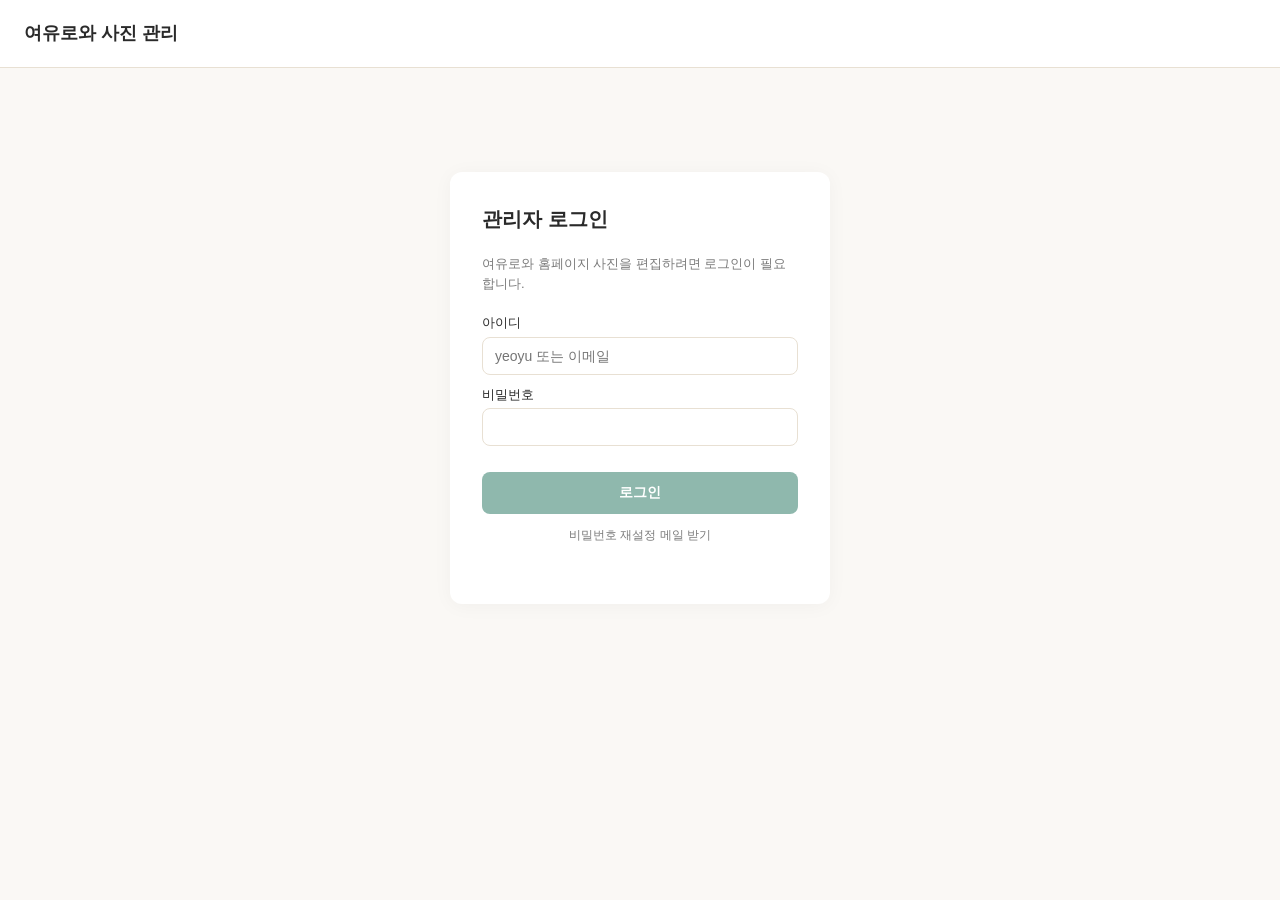
<file: admin.html>
<!DOCTYPE html>
<html lang="ko">
<head>
<meta charset="UTF-8">
<meta name="viewport" content="width=device-width, initial-scale=1.0">
<meta name="robots" content="noindex,nofollow">
<meta http-equiv="Cache-Control" content="no-store, no-cache, must-revalidate">
<meta http-equiv="Pragma" content="no-cache">
<title>여유로와 — 사진 관리</title>
<style>
  :root {
    --sage-600: #8FB8AD;
    --sage-700: #6e9a8f;
    --warm-50: #faf8f5;
    --warm-100: #f4efe7;
    --warm-200: #e8e0d3;
    --ink: #2a2a2a;
    --muted: #7a7a7a;
    --red: #c9483d;
  }
  * { box-sizing: border-box; }
  body {
    margin: 0;
    font-family: -apple-system, BlinkMacSystemFont, "Segoe UI", "Noto Sans KR", sans-serif;
    background: var(--warm-50);
    color: var(--ink);
    line-height: 1.5;
  }
  header {
    padding: 20px 24px;
    background: #fff;
    border-bottom: 1px solid var(--warm-200);
    display: flex; align-items: center; justify-content: space-between;
    flex-wrap: wrap; gap: 12px;
  }
  header h1 { font-size: 18px; margin: 0; font-weight: 600; }
  header .meta { font-size: 13px; color: var(--muted); }
  header button {
    background: transparent; border: 1px solid var(--warm-200);
    padding: 6px 14px; border-radius: 20px; cursor: pointer; font-size: 13px;
  }
  main { max-width: 1100px; margin: 0 auto; padding: 24px; }

  /* 로그인 */
  .login-wrap {
    max-width: 380px; margin: 80px auto; background: #fff;
    padding: 32px; border-radius: 12px; box-shadow: 0 2px 20px rgba(0,0,0,.04);
  }
  .login-wrap h2 { margin: 0 0 20px; font-size: 20px; }
  .login-wrap p { font-size: 13px; color: var(--muted); margin: 0 0 20px; }
  .login-wrap label { display: block; margin-bottom: 10px; font-size: 13px; }
  .login-wrap input {
    width: 100%; padding: 10px 12px; border: 1px solid var(--warm-200);
    border-radius: 8px; font-size: 14px; margin-top: 4px;
  }
  .login-wrap input:focus { outline: none; border-color: var(--sage-600); }
  .login-wrap .btn {
    width: 100%; margin-top: 16px; background: var(--sage-600); color: #fff;
    border: none; padding: 12px; border-radius: 8px; font-size: 14px;
    font-weight: 600; cursor: pointer;
  }
  .login-wrap .btn:hover { background: var(--sage-700); }
  .login-wrap .reset {
    display: block; text-align: center; margin-top: 12px;
    font-size: 12px; color: var(--muted); text-decoration: none;
  }
  .login-wrap .err {
    color: var(--red); font-size: 13px; margin-top: 10px; min-height: 18px;
  }

  /* 슬롯 카드 */
  .slot-section {
    background: #fff; border-radius: 12px; padding: 20px;
    margin-bottom: 20px; box-shadow: 0 1px 4px rgba(0,0,0,.03);
  }
  .slot-section.uncategorized {
    background: #fffbe6; border: 1px dashed #e0c674;
  }
  .slot-section h3 { margin: 0 0 4px; font-size: 16px; display: flex; justify-content: space-between; align-items: center; }
  .slot-section h3 .count { font-size: 12px; color: var(--muted); font-weight: 400; }
  .slot-section .hint { font-size: 12px; color: var(--muted); margin: 0 0 16px; }
  .drop-zone {
    border: 2px dashed var(--warm-200); border-radius: 10px;
    padding: 28px; text-align: center; background: var(--warm-50);
    cursor: pointer; transition: all .15s;
  }
  .drop-zone:hover, .drop-zone.hover {
    border-color: var(--sage-600); background: #fff;
  }
  .drop-zone p { margin: 0; font-size: 14px; color: var(--muted); }
  .drop-zone input[type=file] { display: none; }

  /* 썸네일 */
  .thumbs {
    display: grid; grid-template-columns: repeat(auto-fill, minmax(160px, 1fr));
    gap: 12px; margin-top: 16px;
  }
  .thumbs.single { grid-template-columns: minmax(160px, 280px); }
  .thumb {
    position: relative; background: #fff; border-radius: 8px;
    overflow: hidden; border: 1px solid var(--warm-200);
  }
  .thumb img {
    width: 100%; aspect-ratio: 4/3; object-fit: cover; display: block;
  }
  .thumb .info { padding: 8px 10px; font-size: 12px; }
  .thumb .alt-input {
    width: 100%; border: none; border-bottom: 1px solid transparent;
    font-size: 12px; padding: 2px 0; background: transparent;
  }
  .thumb .alt-input:focus { outline: none; border-bottom-color: var(--sage-600); }
  .thumb .actions {
    display: flex; gap: 4px; padding: 0 10px 8px; flex-wrap: wrap;
  }
  .thumb .actions button, .thumb .actions select {
    font-size: 11px; padding: 4px 6px; background: var(--warm-100);
    border: none; border-radius: 4px; cursor: pointer; color: var(--ink);
    min-width: 0;
  }
  .thumb .actions button { flex: 1; }
  .thumb .actions select { flex: 2; }
  .thumb .actions button.del { background: #fdecea; color: var(--red); }
  .thumb .actions button:hover, .thumb .actions select:hover { filter: brightness(0.95); }
  .thumb .badge {
    position: absolute; top: 6px; left: 6px;
    background: rgba(0,0,0,.6); color: #fff; font-size: 10px;
    padding: 2px 6px; border-radius: 10px;
  }

  /* 토스트 */
  .toast {
    position: fixed; bottom: 24px; right: 24px;
    background: var(--ink); color: #fff; padding: 10px 16px;
    border-radius: 8px; font-size: 13px; opacity: 0; transform: translateY(10px);
    transition: all .2s; pointer-events: none; max-width: 360px;
    z-index: 100;
  }
  .toast.show { opacity: 1; transform: translateY(0); }
  .toast.err { background: var(--red); }

  .loading {
    text-align: center; padding: 40px; color: var(--muted); font-size: 13px;
  }
  .hidden { display: none !important; }

  @media (max-width: 600px) {
    main { padding: 16px; }
    .slot-section { padding: 16px; }
  }
</style>
</head>
<body>

<header>
  <div>
    <h1>여유로와 사진 관리</h1>
    <div class="meta" id="user-meta"></div>
  </div>
  <button id="logout-btn" class="hidden">로그아웃</button>
</header>

<main>

<!-- 로그인 -->
<section id="login-view" class="login-wrap">
  <h2>관리자 로그인</h2>
  <p>여유로와 홈페이지 사진을 편집하려면 로그인이 필요합니다.</p>
  <form id="login-form">
    <label>아이디
      <input type="text" id="login-email" autocomplete="username" placeholder="yeoyu 또는 이메일" required>
    </label>
    <label>비밀번호
      <input type="password" id="login-password" autocomplete="current-password" required>
    </label>
    <button type="submit" class="btn">로그인</button>
    <a href="#" id="reset-link" class="reset">비밀번호 재설정 메일 받기</a>
    <div class="err" id="login-err"></div>
  </form>
</section>

<!-- 관리자 -->
<section id="admin-view" class="hidden">
  <div id="sections"></div>
</section>

</main>

<div class="toast" id="toast"></div>

<script type="module">
import { createClient } from 'https://esm.sh/@supabase/supabase-js@2';

const SUPABASE_URL = 'https://tnivhcpjrhkmekcfqgdn.supabase.co';
const SUPABASE_ANON = 'sb_publishable_SKtfO63ApOP3DyJKu_2ypw_JK4dsdUG';
const BUCKET = 'yeoyu-gallery';

// 카테고리 정의 (순서 = UI 노출 순서)
const SLOTS = [
  { key: 'hero',          label: '메인(히어로)',    hint: '홈 첫 화면 슬라이드쇼 사진. 여러 장 업로드 시 5초 간격으로 자동 전환됩니다.',  single: false },
  { key: 'exterior',      label: '전경',           hint: '외관, 마당, 바베큐 공간 등',            single: false },
  { key: 'kitchen',       label: '주방',           hint: '주방 공간',                         single: false },
  { key: 'living',        label: '거실',           hint: '거실 (about 섹션 메인 사진으로도 사용)', single: false },
  { key: 'bedroom',       label: '침실',           hint: '1층 침실',                          single: false },
  { key: 'bathroom',      label: '욕실',           hint: '욕실',                             single: false },
  { key: 'jacuzzi',       label: '자쿠지',         hint: '자쿠지/스파',                       single: false },
  { key: 'bbq',          label: '마당 바베큐',     hint: '야외 마당, 바베큐, 정자 등',           single: false },
  { key: 'loft',          label: '다락방',         hint: '복층 다락방 (about 섹션 오버레이로도 사용)', single: false },
  { key: 'interior',     label: '인테리어',       hint: '인테리어 섹션에 전체 너비로 나열되는 사진 (최대 4장)',  single: false },
  { key: 'uncategorized', label: '미분류',         hint: '홈 화면에는 표시되지 않습니다. 아래 드롭다운으로 올바른 카테고리로 이동하세요.', single: false },
];
const SLOT_LABEL = Object.fromEntries(SLOTS.map(s => [s.key, s.label]));

// Navigator Lock 비활성화 — 일부 Chrome 환경에서 hang되는 이슈 회피
const supa = createClient(SUPABASE_URL, SUPABASE_ANON, {
  auth: {
    persistSession: true,
    autoRefreshToken: true,
    storage: window.localStorage,
    lock: async (name, acquireTimeout, fn) => await fn(),
  }
});

const $ = (sel) => document.querySelector(sel);
const loginView = $('#login-view');
const adminView = $('#admin-view');
const logoutBtn = $('#logout-btn');
const userMeta = $('#user-meta');
const toast = $('#toast');

function showToast(msg, err=false) {
  toast.textContent = msg;
  toast.classList.toggle('err', err);
  toast.classList.add('show');
  setTimeout(() => toast.classList.remove('show'), 2600);
}

function publicUrl(path) {
  return `${SUPABASE_URL}/storage/v1/object/public/${BUCKET}/${path}?v=${Date.now()}`;
}

// --- 섹션 DOM 생성 ---
function buildSections() {
  const host = $('#sections');
  host.innerHTML = '';
  SLOTS.forEach((s, i) => {
    const sec = document.createElement('div');
    sec.className = 'slot-section' + (s.key === 'uncategorized' ? ' uncategorized' : '');
    sec.dataset.slot = s.key;
    sec.innerHTML = `
      <h3>
        <span>${i+1}. ${s.label} ${s.single ? '<span style="font-size:11px;color:var(--muted);">· 1장</span>' : '<span style="font-size:11px;color:var(--muted);">· 여러 장 가능</span>'}</span>
        <span class="count" data-count="${s.key}"></span>
      </h3>
      <p class="hint">${s.hint}</p>
      <div class="drop-zone" data-slot="${s.key}">
        <p>사진을 끌어다 놓거나 클릭해서 선택${s.single ? '' : ' (여러 장 가능)'}</p>
        <input type="file" accept="image/*" ${s.single ? '' : 'multiple'} data-slot="${s.key}">
      </div>
      <div class="thumbs ${s.single ? 'single' : ''}" data-thumbs="${s.key}"></div>
    `;
    host.appendChild(sec);
  });
  host.querySelectorAll('.drop-zone').forEach(setupDropZone);
}

async function refreshSession() {
  const { data: { session } } = await supa.auth.getSession();
  if (session?.user) {
    loginView.classList.add('hidden');
    adminView.classList.remove('hidden');
    logoutBtn.classList.remove('hidden');
    userMeta.textContent = session.user.email;
    buildSections();
    await loadAll();
  } else {
    loginView.classList.remove('hidden');
    adminView.classList.add('hidden');
    logoutBtn.classList.add('hidden');
    userMeta.textContent = '';
  }
}

// --- 로그인 ---
$('#login-form').addEventListener('submit', async (e) => {
  e.preventDefault();
  let email = $('#login-email').value.trim();
  if (email && !email.includes('@')) email = `${email}@poomasi.org`;
  const password = $('#login-password').value;
  const btn = e.target.querySelector('button[type=submit]');
  const errEl = $('#login-err');
  errEl.textContent = '';
  btn.disabled = true;
  btn.textContent = '로그인 중…';
  try {
    // fetch로 직접 토큰 획득 (Supabase 내부 lock 우회)
    const res = await fetch(`${SUPABASE_URL}/auth/v1/token?grant_type=password`, {
      method: 'POST',
      headers: { 'Content-Type': 'application/json', 'apikey': SUPABASE_ANON },
      body: JSON.stringify({ email, password })
    });
    const body = await res.json();
    if (!res.ok) {
      errEl.textContent = body.msg || body.error_description || body.error || '로그인 실패';
    } else {
      // Supabase client에 세션 주입 (lock은 이미 no-op)
      const { error: setErr } = await supa.auth.setSession({
        access_token: body.access_token,
        refresh_token: body.refresh_token,
      });
      if (setErr) {
        errEl.textContent = `세션 설정 실패: ${setErr.message}`;
      } else {
        showToast('로그인 성공');
        await refreshSession();
        return;
      }
    }
  } catch (ex) {
    errEl.textContent = `오류: ${ex.message || ex}`;
  } finally {
    btn.disabled = false; btn.textContent = '로그인';
  }
});

$('#reset-link').addEventListener('click', async (e) => {
  e.preventDefault();
  let email = $('#login-email').value.trim();
  if (email && !email.includes('@')) email = `${email}@poomasi.org`;
  if (!email) { $('#login-err').textContent = '아이디/이메일을 먼저 입력하세요.'; return; }
  const { error } = await supa.auth.resetPasswordForEmail(email, { redirectTo: window.location.origin + '/admin' });
  if (error) $('#login-err').textContent = error.message;
  else showToast('재설정 메일을 보냈습니다.');
});

logoutBtn.addEventListener('click', async () => {
  await supa.auth.signOut();
  await refreshSession();
});

// --- 렌더링 ---
async function loadAll() {
  for (const s of SLOTS) await renderSlot(s.key);
}

async function renderSlot(slot) {
  const container = document.querySelector(`[data-thumbs="${slot}"]`);
  const countEl = document.querySelector(`[data-count="${slot}"]`);
  if (!container) return;
  container.innerHTML = '<div class="loading">불러오는 중…</div>';
  const { data, error } = await supa
    .from('yeoyu_gallery_images')
    .select('*')
    .eq('slot', slot)
    .order('order_index', { ascending: true })
    .order('created_at', { ascending: true });
  if (error) { container.innerHTML = `<div class="loading">오류: ${error.message}</div>`; return; }
  if (countEl) countEl.textContent = data.length ? `${data.length}장` : '';
  if (!data.length) { container.innerHTML = '<div class="loading">아직 업로드된 사진이 없습니다.</div>'; return; }
  container.innerHTML = '';
  data.forEach((row, idx) => container.appendChild(thumbEl(row, idx, data.length, slot)));
}

function thumbEl(row, idx, total, slot) {
  const el = document.createElement('div');
  el.className = 'thumb';
  const url = publicUrl(row.storage_path);
  const slotDef = SLOTS.find(s => s.key === slot);
  const isSingle = slotDef?.single;

  const moveOptions = SLOTS
    .filter(s => s.key !== slot)
    .map(s => `<option value="${s.key}">→ ${s.label}(으)로 이동</option>`).join('');

  el.innerHTML = `
    <span class="badge">${isSingle ? '현재' : idx+1}</span>
    <img src="${url}" alt="${(row.alt||'').replace(/"/g,'&quot;')}">
    <div class="info">
      <input class="alt-input" value="${(row.alt||'').replace(/"/g,'&quot;')}" placeholder="사진 설명(대체텍스트)">
    </div>
    <div class="actions">
      ${!isSingle && total > 1 ? `
        <button data-act="up" ${idx===0?'disabled':''}>↑</button>
        <button data-act="down" ${idx===total-1?'disabled':''}>↓</button>
      ` : ''}
      <select data-act="move"><option value="">카테고리…</option>${moveOptions}</select>
      <button data-act="del" class="del">삭제</button>
    </div>
  `;

  const altInput = el.querySelector('.alt-input');
  altInput.addEventListener('change', async () => {
    await supa.from('yeoyu_gallery_images').update({ alt: altInput.value, updated_at: new Date().toISOString() }).eq('id', row.id);
    showToast('설명을 저장했습니다.');
  });

  el.querySelectorAll('[data-act]').forEach(ctrl => {
    const act = ctrl.dataset.act;
    if (act === 'move') {
      ctrl.addEventListener('change', async () => {
        const target = ctrl.value;
        if (!target) return;
        const newOrder = await nextOrderIndex(target);
        await supa.from('yeoyu_gallery_images').update({ slot: target, order_index: newOrder }).eq('id', row.id);
        showToast(`${SLOT_LABEL[target]}(으)로 이동했습니다.`);
        await renderSlot(slot);
        await renderSlot(target);
      });
    } else {
      ctrl.addEventListener('click', async () => {
        if (act === 'del') {
          if (!confirm('이 사진을 삭제할까요?')) return;
          await supa.storage.from(BUCKET).remove([row.storage_path]);
          await supa.from('yeoyu_gallery_images').delete().eq('id', row.id);
          showToast('삭제 완료'); await renderSlot(slot);
        } else if (act === 'up' || act === 'down') {
          await moveOrder(row, slot, act);
          await renderSlot(slot);
        }
      });
    }
  });
  return el;
}

async function moveOrder(row, slot, dir) {
  const { data } = await supa.from('yeoyu_gallery_images')
    .select('id, order_index').eq('slot', slot)
    .order('order_index', { ascending: true });
  const idx = data.findIndex(r => r.id === row.id);
  const target = dir === 'up' ? idx - 1 : idx + 1;
  if (target < 0 || target >= data.length) return;
  const a = data[idx], b = data[target];
  await supa.from('yeoyu_gallery_images').update({ order_index: b.order_index }).eq('id', a.id);
  await supa.from('yeoyu_gallery_images').update({ order_index: a.order_index }).eq('id', b.id);
}

async function nextOrderIndex(slot) {
  const { data } = await supa.from('yeoyu_gallery_images')
    .select('order_index').eq('slot', slot)
    .order('order_index', { ascending: false }).limit(1);
  return (data?.[0]?.order_index ?? 0) + 1;
}

// --- 업로드 ---
function setupDropZone(zone) {
  const slot = zone.dataset.slot;
  const input = zone.querySelector('input[type=file]');
  zone.addEventListener('click', (e) => { if (e.target.tagName !== 'INPUT') input.click(); });
  ['dragenter','dragover'].forEach(evt =>
    zone.addEventListener(evt, (e) => { e.preventDefault(); zone.classList.add('hover'); }));
  ['dragleave','drop'].forEach(evt =>
    zone.addEventListener(evt, (e) => { e.preventDefault(); zone.classList.remove('hover'); }));
  zone.addEventListener('drop', (e) => {
    const files = [...(e.dataTransfer?.files || [])];
    if (files.length) handleFiles(slot, files);
  });
  input.addEventListener('change', () => {
    const files = [...input.files];
    if (files.length) handleFiles(slot, files);
    input.value = '';
  });
}

async function handleFiles(slot, files) {
  const imgs = files.filter(f => f.type.startsWith('image/'));
  if (!imgs.length) { showToast('이미지 파일만 올릴 수 있습니다.', true); return; }
  showToast(`${imgs.length}장 업로드 중…`);

  const slotDef = SLOTS.find(s => s.key === slot);
  if (slotDef?.single) {
    const { data: existing } = await supa.from('yeoyu_gallery_images')
      .select('id, storage_path').eq('slot', slot);
    if (existing?.length) {
      await supa.storage.from(BUCKET).remove(existing.map(r => r.storage_path));
      await supa.from('yeoyu_gallery_images').delete().eq('slot', slot);
    }
  }

  let nextOrder = slotDef?.single ? 0 : await nextOrderIndex(slot);

  for (const file of imgs) {
    const ext = (file.name.split('.').pop() || 'jpg').toLowerCase();
    const ts = Date.now() + Math.floor(Math.random()*1000);
    const path = `${slot}/${ts}.${ext}`;
    const { error: upErr } = await supa.storage.from(BUCKET).upload(path, file, {
      cacheControl: '3600', upsert: false, contentType: file.type
    });
    if (upErr) { showToast(`업로드 실패: ${upErr.message}`, true); continue; }
    const { error: dbErr } = await supa.from('yeoyu_gallery_images').insert({
      slot, storage_path: path, alt: '', order_index: slotDef?.single ? 0 : nextOrder++
    });
    if (dbErr) { showToast(`DB 저장 실패: ${dbErr.message}`, true); continue; }
  }
  showToast('업로드 완료');
  await renderSlot(slot);
}

// 시작 (onAuthStateChange 리스너는 쓰지 않음 — setSession과 재귀 걸려 hang 발생)
refreshSession();
</script>

</body>
</html>
</file>
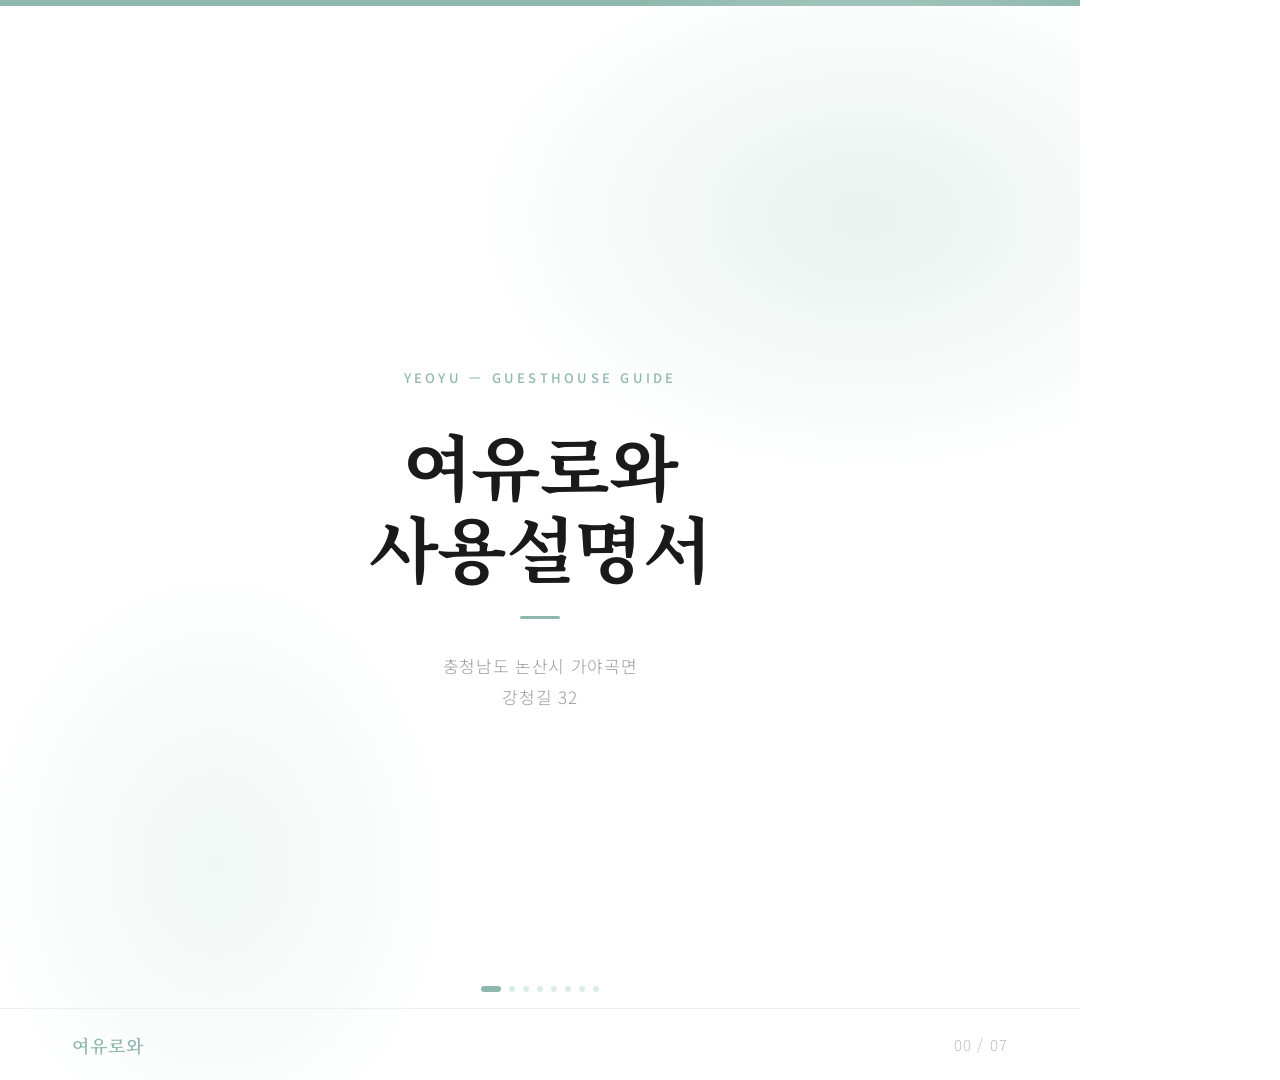
<file: cards/card_00.html>
<!DOCTYPE html>
<html lang="ko">
<head>
  <meta charset="UTF-8">
  <meta name="viewport" content="width=1080">
  <title>여유로와 — 표지</title>
  <link rel="stylesheet" href="style.css">
  <style>
    .cover-bg {
      position: absolute;
      inset: 0;
      background:
        radial-gradient(ellipse 60% 40% at 80% 20%, #E8F2EF 0%, transparent 60%),
        radial-gradient(ellipse 40% 50% at 20% 80%, #F0F7F5 0%, transparent 55%);
    }
    .cover-content {
      position: relative;
      z-index: 1;
      flex: 1;
      display: flex;
      flex-direction: column;
      align-items: center;
      justify-content: center;
      text-align: center;
      gap: 0;
    }
    .cover-eyebrow {
      font-size: 13px;
      color: #8FB8AD;
      letter-spacing: 0.25em;
      font-weight: 500;
      margin-bottom: 36px;
    }
    .cover-main-title {
      font-family: 'Noto Serif KR', serif;
      font-size: 72px;
      color: #1A1A1A;
      font-weight: 700;
      letter-spacing: -0.02em;
      line-height: 1.15;
      margin-bottom: 28px;
    }
    .cover-accent {
      width: 40px;
      height: 3px;
      background: #8FB8AD;
      margin: 0 auto 32px;
      border-radius: 2px;
    }
    .cover-addr {
      font-size: 17px;
      color: #999;
      font-weight: 300;
      letter-spacing: 0.04em;
      line-height: 1.8;
    }
    .cover-deco {
      position: absolute;
      bottom: 88px;
      left: 0;
      right: 0;
      display: flex;
      justify-content: center;
    }
    .deco-dots {
      display: flex;
      gap: 8px;
      align-items: center;
    }
    .deco-dot {
      width: 6px;
      height: 6px;
      border-radius: 50%;
      background: #D8EDE8;
    }
    .deco-dot.active {
      background: #8FB8AD;
      width: 20px;
      border-radius: 3px;
    }
  </style>
</head>
<body>
  <div class="card">
    <div class="cover-bg"></div>

    <div class="cover-content">
      <div class="cover-eyebrow">YEOYU — GUESTHOUSE GUIDE</div>
      <div class="cover-main-title">여유로와<br>사용설명서</div>
      <div class="cover-accent"></div>
      <div class="cover-addr">
        충청남도 논산시 가야곡면<br>강청길 32
      </div>
    </div>

    <div class="cover-deco">
      <div class="deco-dots">
        <div class="deco-dot active"></div>
        <div class="deco-dot"></div>
        <div class="deco-dot"></div>
        <div class="deco-dot"></div>
        <div class="deco-dot"></div>
        <div class="deco-dot"></div>
        <div class="deco-dot"></div>
        <div class="deco-dot"></div>
      </div>
    </div>

    <div class="card-footer">
      <span class="footer-brand">여유로와</span>
      <span class="footer-page">00 / 07</span>
    </div>
  </div>
</body>
</html>
</file>
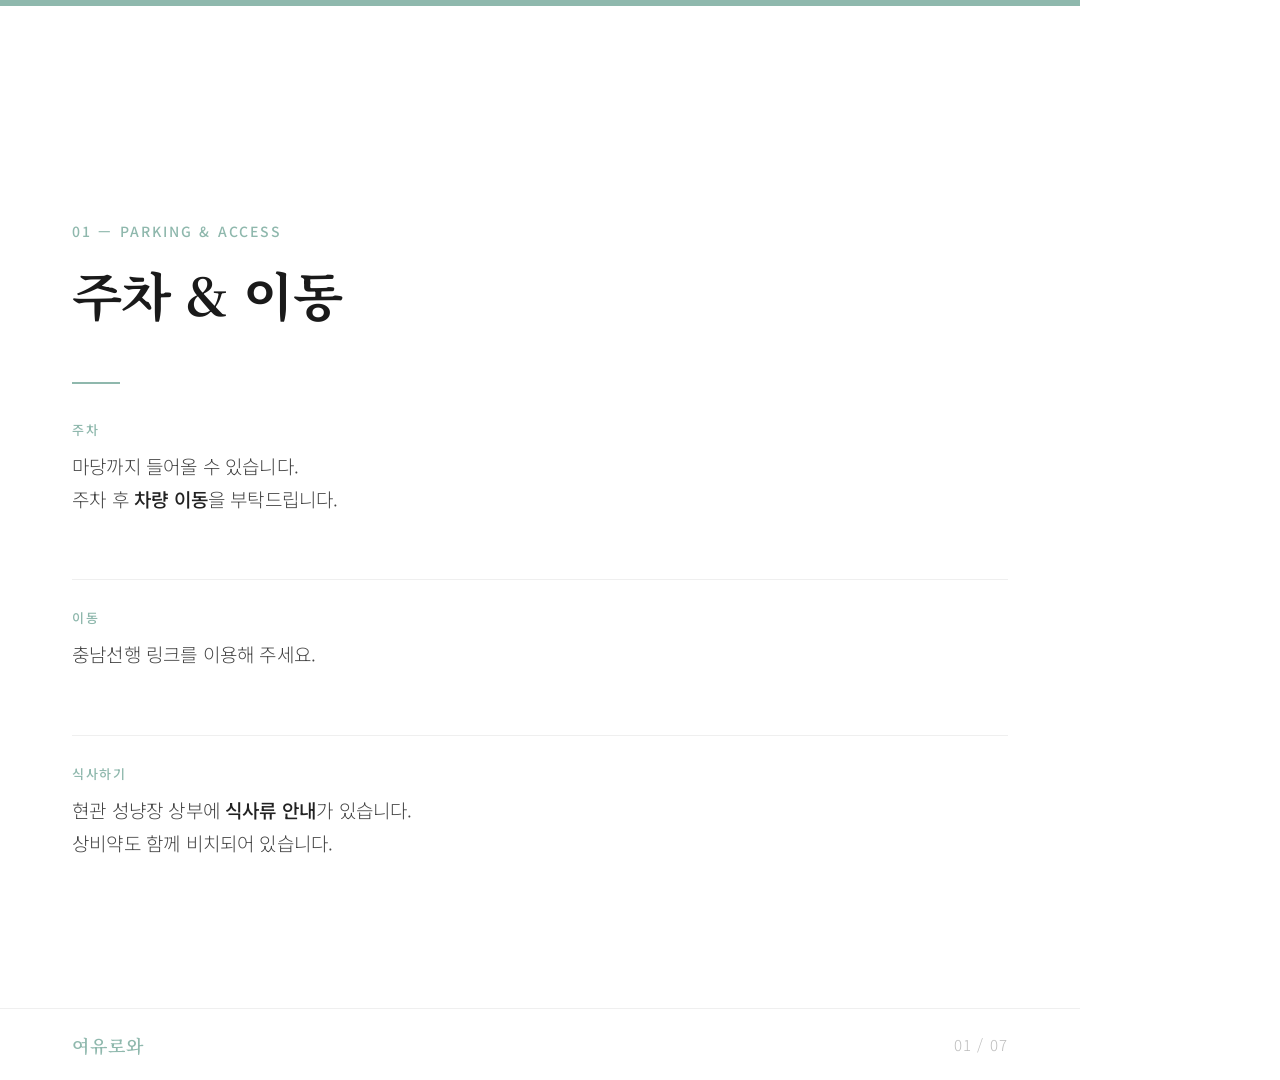
<file: cards/card_01.html>
<!DOCTYPE html>
<html lang="ko">
<head>
  <meta charset="UTF-8">
  <meta name="viewport" content="width=1080">
  <title>여유로와 — 주차/이동</title>
  <link rel="stylesheet" href="style.css">
</head>
<body>
  <div class="card">
    <div class="card-body">
      <div class="section-label">01 — PARKING &amp; ACCESS</div>
      <div class="card-title">주차 &amp; 이동</div>
      <div class="divider"></div>

      <div class="item-block">
        <div class="item-label">주차</div>
        <div class="item-text">
          마당까지 들어올 수 있습니다.<br>
          주차 후 <strong>차량 이동</strong>을 부탁드립니다.
        </div>
      </div>

      <div class="divider full"></div>

      <div class="item-block">
        <div class="item-label">이동</div>
        <div class="item-text">
          충남선행 링크를 이용해 주세요.
        </div>
      </div>

      <div class="divider full"></div>

      <div class="item-block">
        <div class="item-label">식사하기</div>
        <div class="item-text">
          현관 성냥장 상부에 <strong>식사류 안내</strong>가 있습니다.<br>
          상비약도 함께 비치되어 있습니다.
        </div>
      </div>
    </div>

    <div class="card-footer">
      <span class="footer-brand">여유로와</span>
      <span class="footer-page">01 / 07</span>
    </div>
  </div>
</body>
</html>
</file>
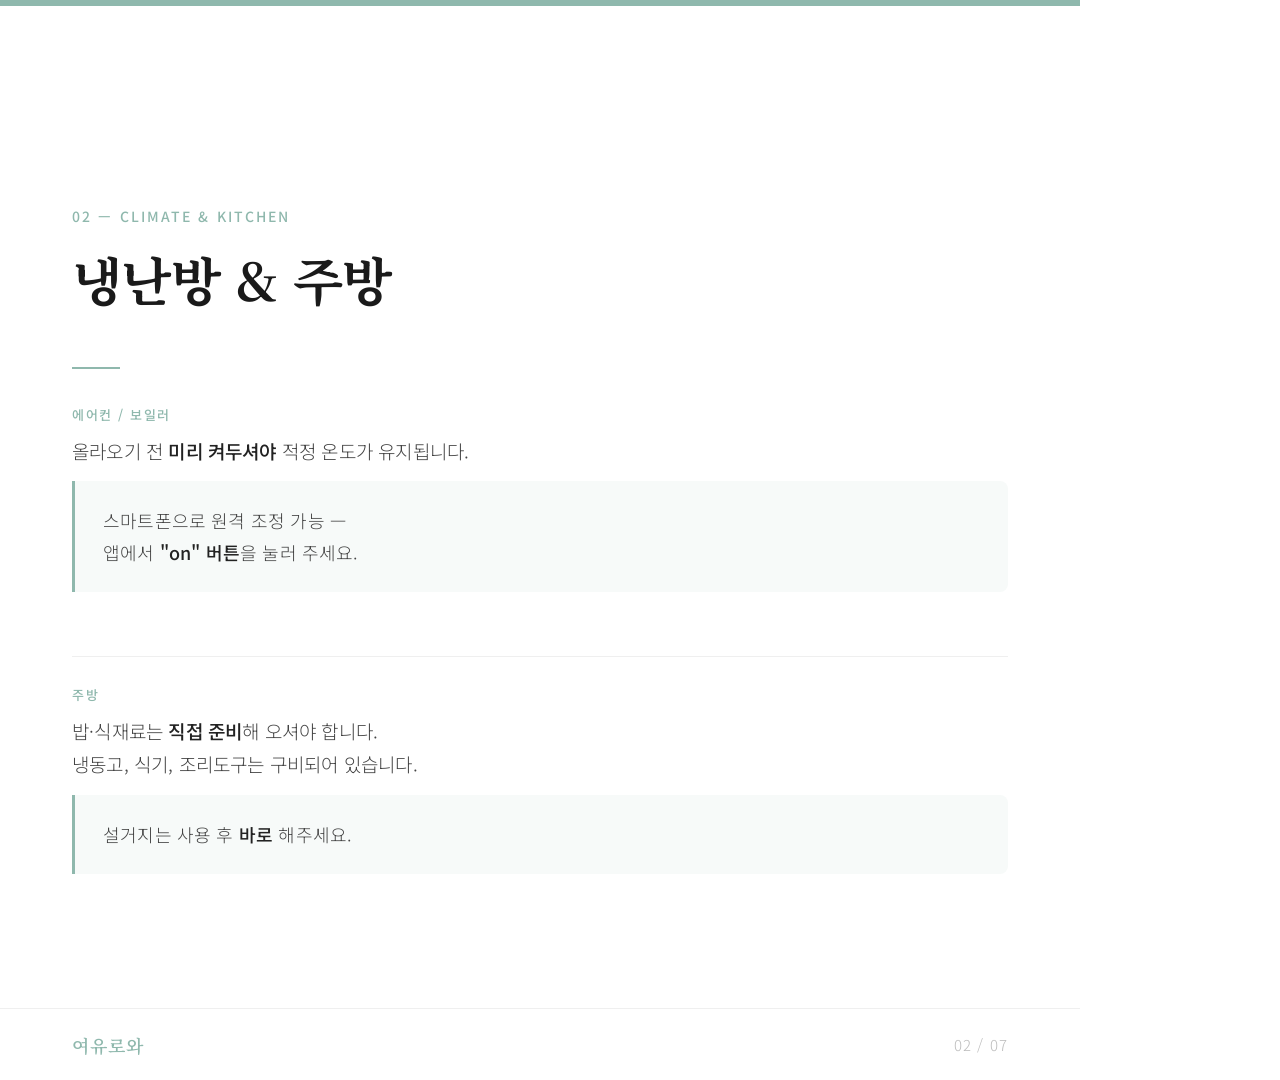
<file: cards/card_02.html>
<!DOCTYPE html>
<html lang="ko">
<head>
  <meta charset="UTF-8">
  <meta name="viewport" content="width=1080">
  <title>여유로와 — 냉난방/주방</title>
  <link rel="stylesheet" href="style.css">
</head>
<body>
  <div class="card">
    <div class="card-body">
      <div class="section-label">02 — CLIMATE &amp; KITCHEN</div>
      <div class="card-title">냉난방 &amp; 주방</div>
      <div class="divider"></div>

      <div class="item-block">
        <div class="item-label">에어컨 / 보일러</div>
        <div class="item-text">
          올라오기 전 <strong>미리 켜두셔야</strong> 적정 온도가 유지됩니다.
        </div>
        <div class="highlight-box">
          <div class="item-text">
            스마트폰으로 원격 조정 가능 —<br>
            앱에서 <strong>"on" 버튼</strong>을 눌러 주세요.
          </div>
        </div>
      </div>

      <div class="divider full"></div>

      <div class="item-block">
        <div class="item-label">주방</div>
        <div class="item-text">
          밥·식재료는 <strong>직접 준비</strong>해 오셔야 합니다.<br>
          냉동고, 식기, 조리도구는 구비되어 있습니다.
        </div>
        <div class="highlight-box">
          <div class="item-text">
            설거지는 사용 후 <strong>바로</strong> 해주세요.
          </div>
        </div>
      </div>
    </div>

    <div class="card-footer">
      <span class="footer-brand">여유로와</span>
      <span class="footer-page">02 / 07</span>
    </div>
  </div>
</body>
</html>
</file>
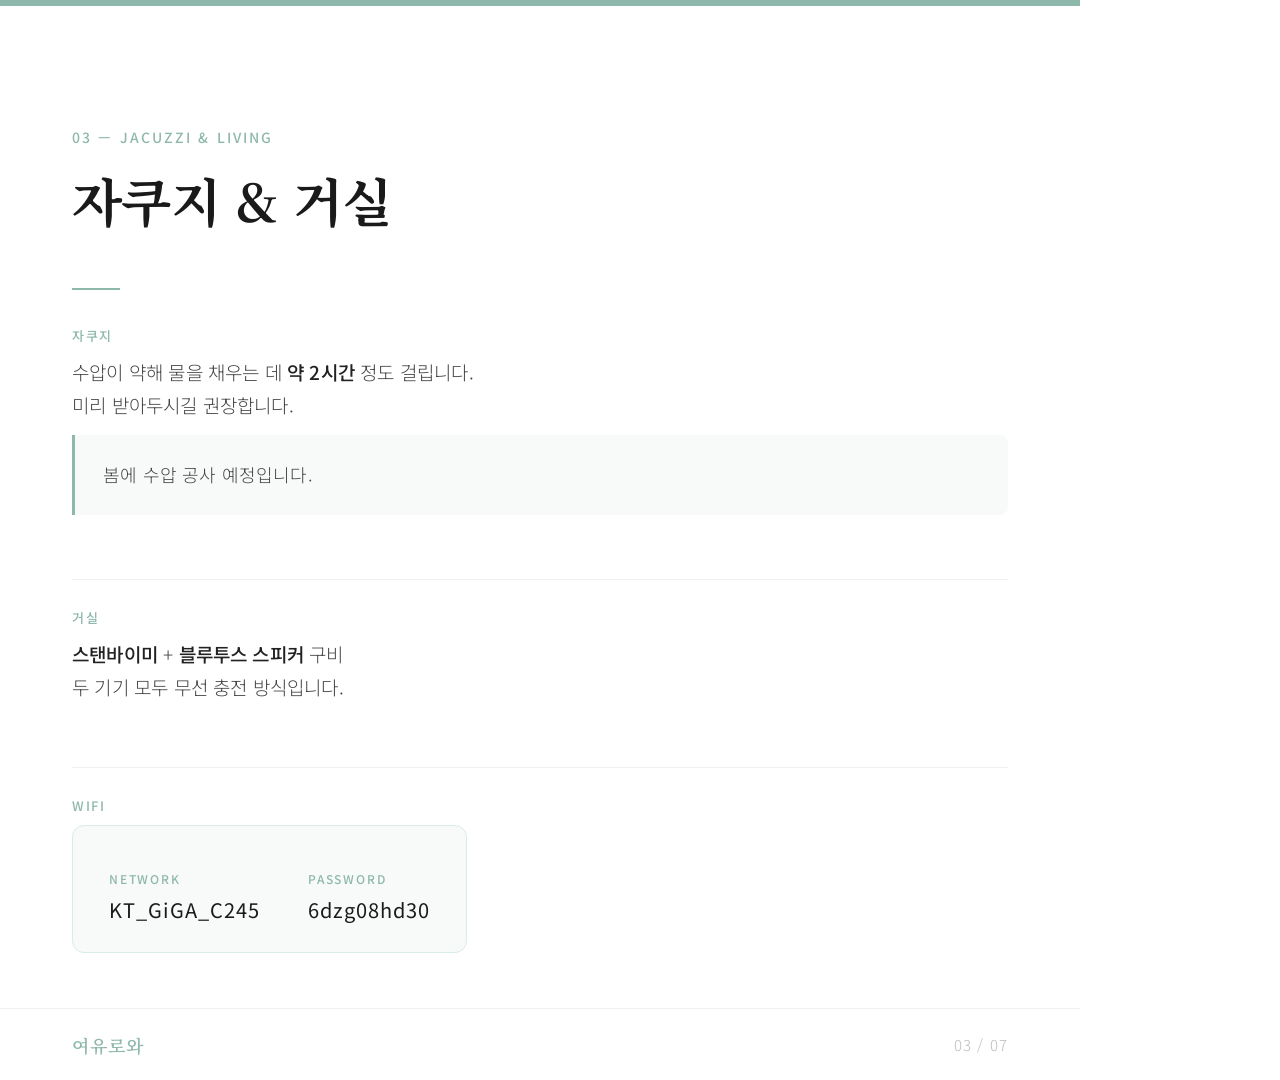
<file: cards/card_03.html>
<!DOCTYPE html>
<html lang="ko">
<head>
  <meta charset="UTF-8">
  <meta name="viewport" content="width=1080">
  <title>여유로와 — 자쿠지/거실</title>
  <link rel="stylesheet" href="style.css">
  <style>
    .wifi-row {
      display: flex;
      gap: 48px;
      margin-top: 16px;
    }
    .wifi-field {
      display: flex;
      flex-direction: column;
      gap: 8px;
    }
  </style>
</head>
<body>
  <div class="card">
    <div class="card-body">
      <div class="section-label">03 — JACUZZI &amp; LIVING</div>
      <div class="card-title">자쿠지 &amp; 거실</div>
      <div class="divider"></div>

      <div class="item-block">
        <div class="item-label">자쿠지</div>
        <div class="item-text">
          수압이 약해 물을 채우는 데 <strong>약 2시간</strong> 정도 걸립니다.<br>
          미리 받아두시길 권장합니다.
        </div>
        <div class="highlight-box">
          <div class="item-text">봄에 수압 공사 예정입니다.</div>
        </div>
      </div>

      <div class="divider full"></div>

      <div class="item-block">
        <div class="item-label">거실</div>
        <div class="item-text">
          <strong>스탠바이미</strong> + <strong>블루투스 스피커</strong> 구비<br>
          두 기기 모두 무선 충전 방식입니다.
        </div>
      </div>

      <div class="divider full"></div>

      <div class="item-block">
        <div class="item-label">WIFI</div>
        <div class="wifi-box">
          <div class="wifi-row">
            <div class="wifi-field">
              <div class="wifi-label">NETWORK</div>
              <div class="wifi-value">KT_GiGA_C245</div>
            </div>
            <div class="wifi-field">
              <div class="wifi-label">PASSWORD</div>
              <div class="wifi-value">6dzg08hd30</div>
            </div>
          </div>
        </div>
      </div>
    </div>

    <div class="card-footer">
      <span class="footer-brand">여유로와</span>
      <span class="footer-page">03 / 07</span>
    </div>
  </div>
</body>
</html>
</file>
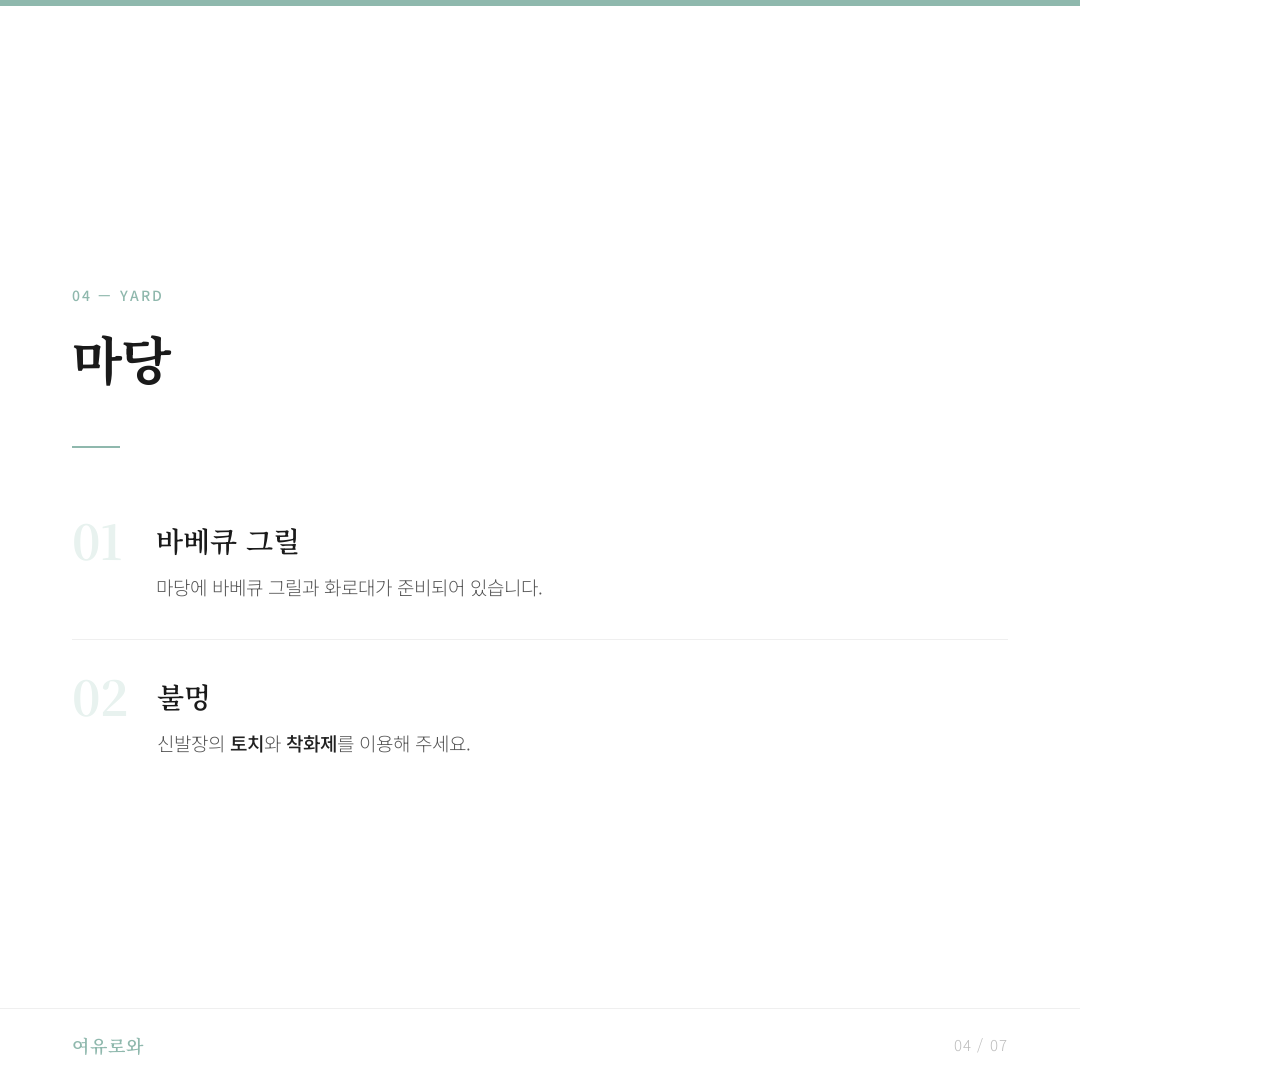
<file: cards/card_04.html>
<!DOCTYPE html>
<html lang="ko">
<head>
  <meta charset="UTF-8">
  <meta name="viewport" content="width=1080">
  <title>여유로와 — 마당</title>
  <link rel="stylesheet" href="style.css">
  <style>
    .yard-items {
      display: flex;
      flex-direction: column;
      gap: 0;
    }
    .yard-item {
      display: flex;
      align-items: flex-start;
      gap: 28px;
      padding: 36px 0;
      border-bottom: 1px solid #EFEFEF;
    }
    .yard-item:last-child {
      border-bottom: none;
    }
    .yard-num {
      font-family: 'Noto Serif KR', serif;
      font-size: 48px;
      color: #E8F2EF;
      font-weight: 700;
      line-height: 1;
      min-width: 56px;
      margin-top: -4px;
    }
    .yard-content {}
    .yard-title {
      font-family: 'Noto Serif KR', serif;
      font-size: 28px;
      color: #1A1A1A;
      font-weight: 600;
      margin-bottom: 10px;
    }
    .yard-desc {
      font-size: 19px;
      color: #555;
      font-weight: 300;
      line-height: 1.75;
    }
    .yard-desc strong {
      font-weight: 500;
      color: #222;
    }
  </style>
</head>
<body>
  <div class="card">
    <div class="card-body">
      <div class="section-label">04 — YARD</div>
      <div class="card-title">마당</div>
      <div class="divider"></div>

      <div class="yard-items">
        <div class="yard-item">
          <div class="yard-num">01</div>
          <div class="yard-content">
            <div class="yard-title">바베큐 그릴</div>
            <div class="yard-desc">
              마당에 바베큐 그릴과 화로대가 준비되어 있습니다.
            </div>
          </div>
        </div>

        <div class="yard-item">
          <div class="yard-num">02</div>
          <div class="yard-content">
            <div class="yard-title">불멍</div>
            <div class="yard-desc">
              신발장의 <strong>토치</strong>와 <strong>착화제</strong>를 이용해 주세요.
            </div>
          </div>
        </div>
      </div>
    </div>

    <div class="card-footer">
      <span class="footer-brand">여유로와</span>
      <span class="footer-page">04 / 07</span>
    </div>
  </div>
</body>
</html>
</file>
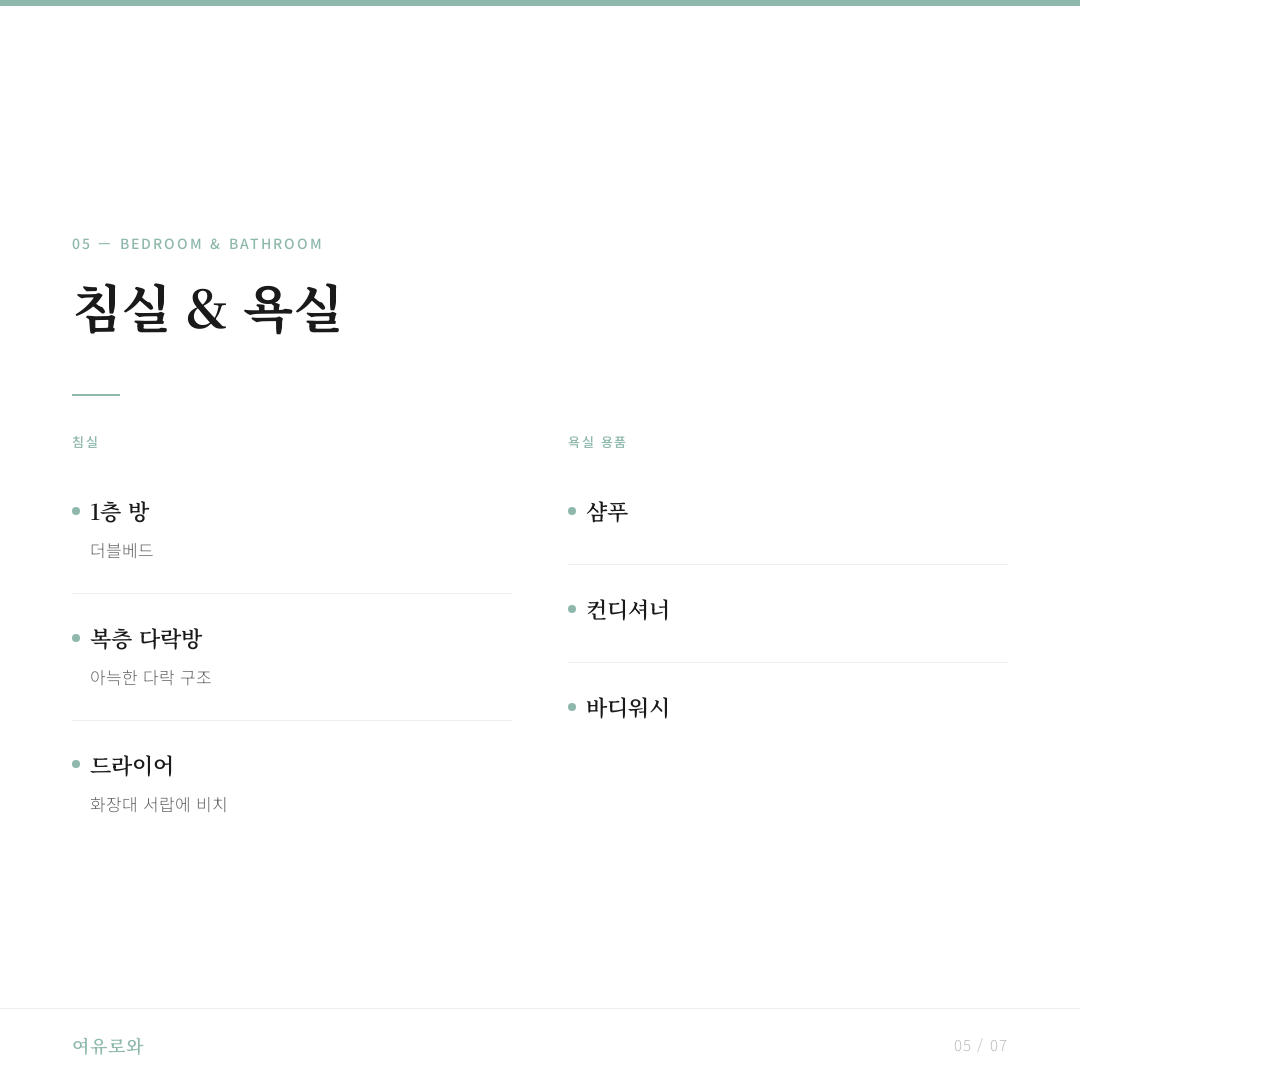
<file: cards/card_05.html>
<!DOCTYPE html>
<html lang="ko">
<head>
  <meta charset="UTF-8">
  <meta name="viewport" content="width=1080">
  <title>여유로와 — 침실/욕실</title>
  <link rel="stylesheet" href="style.css">
  <style>
    .room-grid {
      display: grid;
      grid-template-columns: 1fr 1fr;
      gap: 0 56px;
    }
    .room-col {
      display: flex;
      flex-direction: column;
      gap: 0;
    }
    .room-item {
      padding: 28px 0;
      border-bottom: 1px solid #EFEFEF;
    }
    .room-item:last-child {
      border-bottom: none;
    }
    .room-icon-label {
      display: flex;
      align-items: center;
      gap: 10px;
      margin-bottom: 10px;
    }
    .room-dot {
      width: 8px;
      height: 8px;
      border-radius: 50%;
      background: #8FB8AD;
      flex-shrink: 0;
    }
    .room-name {
      font-family: 'Noto Serif KR', serif;
      font-size: 22px;
      color: #1A1A1A;
      font-weight: 600;
    }
    .room-desc {
      font-size: 17px;
      color: #666;
      font-weight: 300;
      line-height: 1.7;
      padding-left: 18px;
    }
    .col-divider {
      width: 1px;
      background: #EFEFEF;
      position: absolute;
      left: 50%;
      top: 96px;
      bottom: 72px;
    }
  </style>
</head>
<body>
  <div class="card">
    <div class="card-body" style="position:relative;">
      <div class="section-label">05 — BEDROOM &amp; BATHROOM</div>
      <div class="card-title">침실 &amp; 욕실</div>
      <div class="divider"></div>

      <div class="room-grid">
        <div class="room-col">
          <div class="item-label" style="margin-bottom:16px;">침실</div>

          <div class="room-item">
            <div class="room-icon-label">
              <div class="room-dot"></div>
              <div class="room-name">1층 방</div>
            </div>
            <div class="room-desc">더블베드</div>
          </div>

          <div class="room-item">
            <div class="room-icon-label">
              <div class="room-dot"></div>
              <div class="room-name">복층 다락방</div>
            </div>
            <div class="room-desc">아늑한 다락 구조</div>
          </div>

          <div class="room-item">
            <div class="room-icon-label">
              <div class="room-dot"></div>
              <div class="room-name">드라이어</div>
            </div>
            <div class="room-desc">화장대 서랍에 비치</div>
          </div>
        </div>

        <div class="room-col">
          <div class="item-label" style="margin-bottom:16px;">욕실 용품</div>

          <div class="room-item">
            <div class="room-icon-label">
              <div class="room-dot"></div>
              <div class="room-name">샴푸</div>
            </div>
          </div>

          <div class="room-item">
            <div class="room-icon-label">
              <div class="room-dot"></div>
              <div class="room-name">컨디셔너</div>
            </div>
          </div>

          <div class="room-item">
            <div class="room-icon-label">
              <div class="room-dot"></div>
              <div class="room-name">바디워시</div>
            </div>
          </div>
        </div>
      </div>
    </div>

    <div class="card-footer">
      <span class="footer-brand">여유로와</span>
      <span class="footer-page">05 / 07</span>
    </div>
  </div>
</body>
</html>
</file>
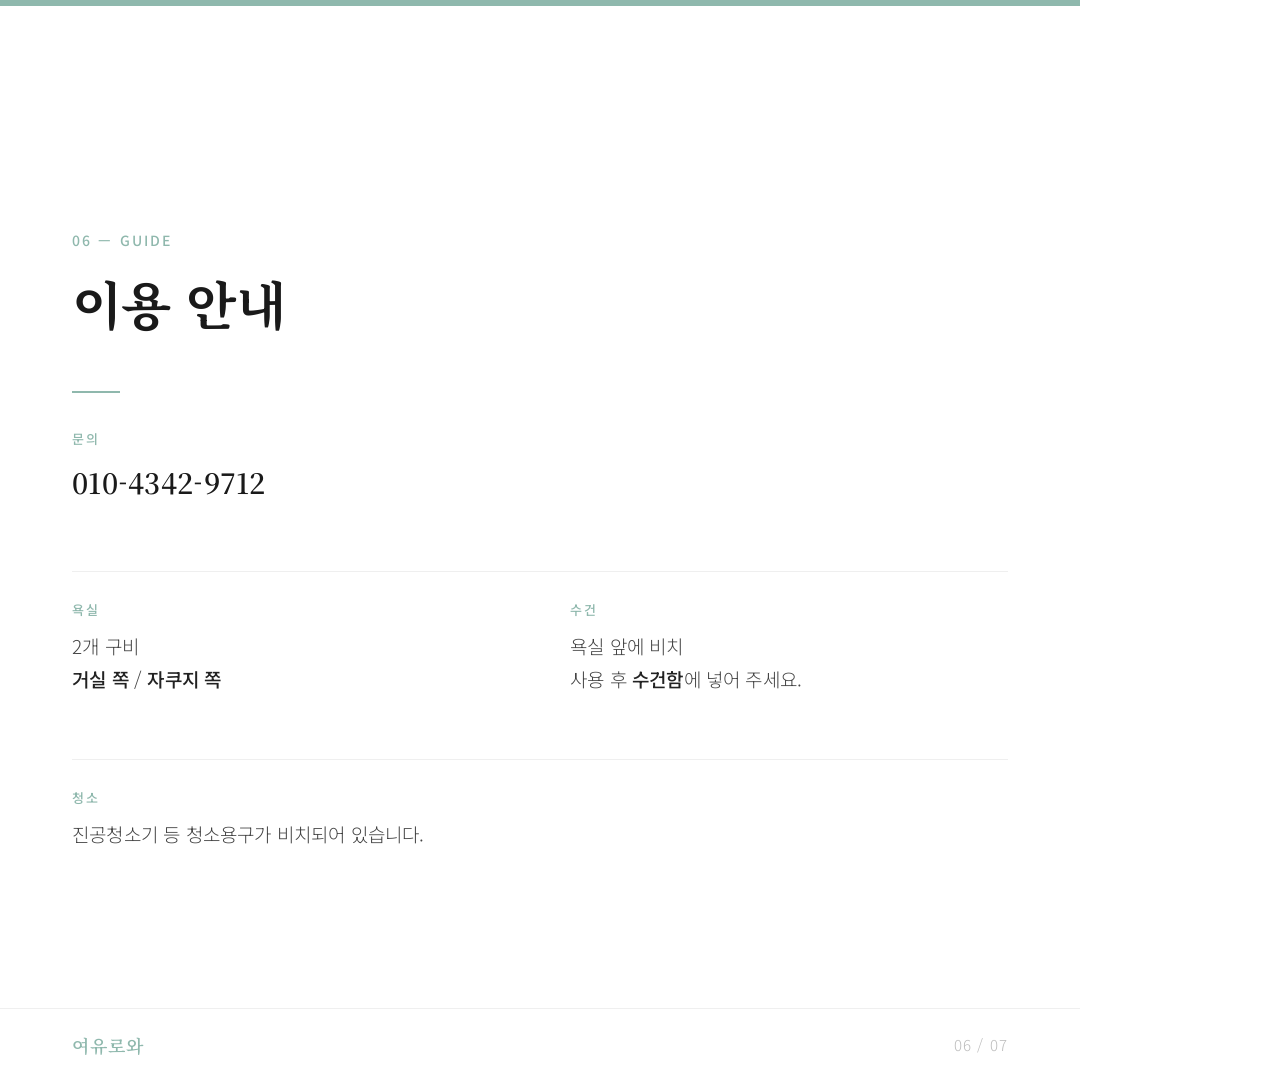
<file: cards/card_06.html>
<!DOCTYPE html>
<html lang="ko">
<head>
  <meta charset="UTF-8">
  <meta name="viewport" content="width=1080">
  <title>여유로와 — 이용 안내</title>
  <link rel="stylesheet" href="style.css">
</head>
<body>
  <div class="card">
    <div class="card-body">
      <div class="section-label">06 — GUIDE</div>
      <div class="card-title">이용 안내</div>
      <div class="divider"></div>

      <div class="item-block">
        <div class="item-label">문의</div>
        <div class="item-text" style="font-size:28px; font-family:'Noto Serif KR',serif; font-weight:600; color:#1A1A1A;">
          010-4342-9712
        </div>
      </div>

      <div class="divider full"></div>

      <div class="two-col">
        <div class="item-block">
          <div class="item-label">욕실</div>
          <div class="item-text">
            2개 구비<br>
            <strong>거실 쪽</strong> / <strong>자쿠지 쪽</strong>
          </div>
        </div>

        <div class="item-block">
          <div class="item-label">수건</div>
          <div class="item-text">
            욕실 앞에 비치<br>
            사용 후 <strong>수건함</strong>에 넣어 주세요.
          </div>
        </div>
      </div>

      <div class="divider full"></div>

      <div class="item-block">
        <div class="item-label">청소</div>
        <div class="item-text">
          진공청소기 등 청소용구가 비치되어 있습니다.
        </div>
      </div>
    </div>

    <div class="card-footer">
      <span class="footer-brand">여유로와</span>
      <span class="footer-page">06 / 07</span>
    </div>
  </div>
</body>
</html>
</file>
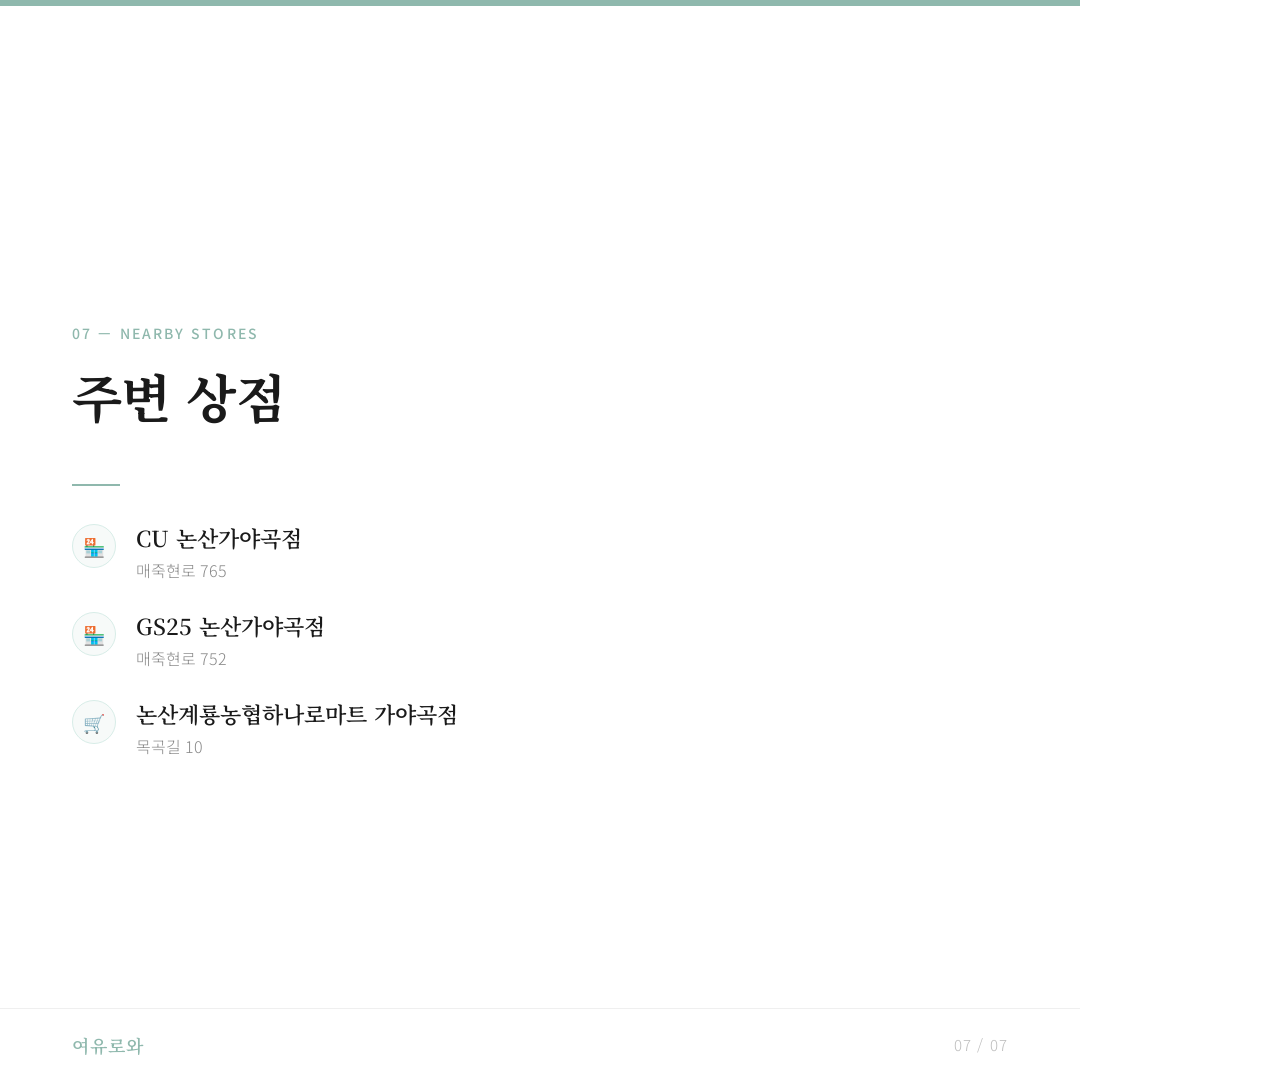
<file: cards/card_07.html>
<!DOCTYPE html>
<html lang="ko">
<head>
  <meta charset="UTF-8">
  <meta name="viewport" content="width=1080">
  <title>여유로와 — 주변 상점</title>
  <link rel="stylesheet" href="style.css">
</head>
<body>
  <div class="card">
    <div class="card-body">
      <div class="section-label">07 — NEARBY STORES</div>
      <div class="card-title">주변 상점</div>
      <div class="divider"></div>

      <ul class="store-list">
        <li class="store-item">
          <div class="store-icon">🏪</div>
          <div>
            <div class="store-name">CU 논산가야곡점</div>
            <div class="store-addr">매죽현로 765</div>
          </div>
        </li>

        <li class="store-item">
          <div class="store-icon">🏪</div>
          <div>
            <div class="store-name">GS25 논산가야곡점</div>
            <div class="store-addr">매죽현로 752</div>
          </div>
        </li>

        <li class="store-item">
          <div class="store-icon">🛒</div>
          <div>
            <div class="store-name">논산계룡농협하나로마트 가야곡점</div>
            <div class="store-addr">목곡길 10</div>
          </div>
        </li>
      </ul>
    </div>

    <div class="card-footer">
      <span class="footer-brand">여유로와</span>
      <span class="footer-page">07 / 07</span>
    </div>
  </div>
</body>
</html>
</file>
<file: cards/style.css>
@import url('https://fonts.googleapis.com/css2?family=Noto+Serif+KR:wght@400;600;700&family=Noto+Sans+KR:wght@300;400;500&display=swap');

* {
  margin: 0;
  padding: 0;
  box-sizing: border-box;
}

html, body {
  width: 1080px;
  height: 1080px;
  overflow: hidden;
  background: #fff;
}

.card {
  width: 1080px;
  height: 1080px;
  background: #FFFFFF;
  display: flex;
  flex-direction: column;
  position: relative;
  font-family: 'Noto Sans KR', sans-serif;
}

/* 상단 컬러 라인 */
.card::before {
  content: '';
  display: block;
  width: 100%;
  height: 6px;
  background: #8FB8AD;
  position: absolute;
  top: 0;
  left: 0;
}

/* 하단 푸터 영역 */
.card-footer {
  position: absolute;
  bottom: 0;
  left: 0;
  right: 0;
  height: 72px;
  border-top: 1px solid #EFEFEF;
  display: flex;
  align-items: center;
  justify-content: space-between;
  padding: 0 72px;
}

.footer-brand {
  font-family: 'Noto Serif KR', serif;
  font-size: 18px;
  color: #8FB8AD;
  font-weight: 600;
  letter-spacing: 0.05em;
}

.footer-page {
  font-size: 15px;
  color: #BBBBBB;
  font-weight: 300;
  letter-spacing: 0.08em;
}

/* 본문 영역 */
.card-body {
  flex: 1;
  padding: 96px 72px 96px;
  display: flex;
  flex-direction: column;
  justify-content: center;
}

/* 섹션 제목 */
.section-label {
  font-size: 14px;
  color: #8FB8AD;
  font-weight: 500;
  letter-spacing: 0.15em;
  text-transform: uppercase;
  margin-bottom: 20px;
}

/* 카드 대제목 */
.card-title {
  font-family: 'Noto Serif KR', serif;
  font-size: 52px;
  color: #1A1A1A;
  font-weight: 700;
  line-height: 1.25;
  letter-spacing: -0.01em;
  margin-bottom: 20px;
}

.card-title.large {
  font-size: 64px;
}

/* 부제 */
.card-subtitle {
  font-size: 20px;
  color: #888;
  font-weight: 300;
  line-height: 1.7;
  letter-spacing: 0.01em;
}

/* 구분선 */
.divider {
  width: 48px;
  height: 2px;
  background: #8FB8AD;
  margin: 36px 0;
}

.divider.full {
  width: 100%;
  height: 1px;
  background: #EFEFEF;
  margin: 28px 0;
}

/* 항목 블록 */
.item-block {
  margin-bottom: 36px;
}

.item-block:last-child {
  margin-bottom: 0;
}

.item-label {
  font-size: 13px;
  color: #8FB8AD;
  font-weight: 500;
  letter-spacing: 0.12em;
  margin-bottom: 10px;
}

.item-title {
  font-family: 'Noto Serif KR', serif;
  font-size: 26px;
  color: #1A1A1A;
  font-weight: 600;
  margin-bottom: 10px;
  line-height: 1.4;
}

.item-text {
  font-size: 19px;
  color: #444;
  font-weight: 300;
  line-height: 1.75;
  letter-spacing: 0.01em;
}

.item-text strong {
  font-weight: 500;
  color: #222;
}

/* 두 컬럼 레이아웃 */
.two-col {
  display: grid;
  grid-template-columns: 1fr 1fr;
  gap: 0 60px;
}

/* 하이라이트 박스 */
.highlight-box {
  background: #F7FAF9;
  border-left: 3px solid #8FB8AD;
  padding: 24px 28px;
  border-radius: 0 8px 8px 0;
  margin-top: 14px;
}

.highlight-box .item-text {
  font-size: 18px;
}

/* WIFI 박스 */
.wifi-box {
  background: #F7FAF9;
  border: 1px solid #D8EDE8;
  border-radius: 12px;
  padding: 28px 36px;
  display: inline-flex;
  flex-direction: column;
  gap: 10px;
}

.wifi-label {
  font-size: 12px;
  color: #8FB8AD;
  letter-spacing: 0.15em;
  font-weight: 500;
}

.wifi-value {
  font-family: 'Noto Sans KR', monospace;
  font-size: 20px;
  color: #1A1A1A;
  font-weight: 400;
  letter-spacing: 0.05em;
}

/* 상점 리스트 */
.store-list {
  list-style: none;
  display: flex;
  flex-direction: column;
  gap: 28px;
}

.store-item {
  display: flex;
  align-items: flex-start;
  gap: 20px;
}

.store-icon {
  width: 44px;
  height: 44px;
  background: #F7FAF9;
  border: 1px solid #D8EDE8;
  border-radius: 50%;
  display: flex;
  align-items: center;
  justify-content: center;
  flex-shrink: 0;
  font-size: 18px;
  margin-top: 2px;
}

.store-name {
  font-family: 'Noto Serif KR', serif;
  font-size: 22px;
  color: #1A1A1A;
  font-weight: 600;
  margin-bottom: 5px;
}

.store-addr {
  font-size: 16px;
  color: #888;
  font-weight: 300;
}

/* 표지 전용 */
.cover-center {
  flex: 1;
  display: flex;
  flex-direction: column;
  align-items: center;
  justify-content: center;
  text-align: center;
  padding: 72px;
}

.cover-icon {
  width: 80px;
  height: 80px;
  background: #F7FAF9;
  border-radius: 50%;
  margin: 0 auto 48px;
  display: flex;
  align-items: center;
  justify-content: center;
}

.cover-icon svg {
  width: 40px;
  height: 40px;
}

/* 인라인 아이콘 텍스트 */
.inline-icon {
  display: inline-flex;
  align-items: center;
  gap: 8px;
}
</file>
